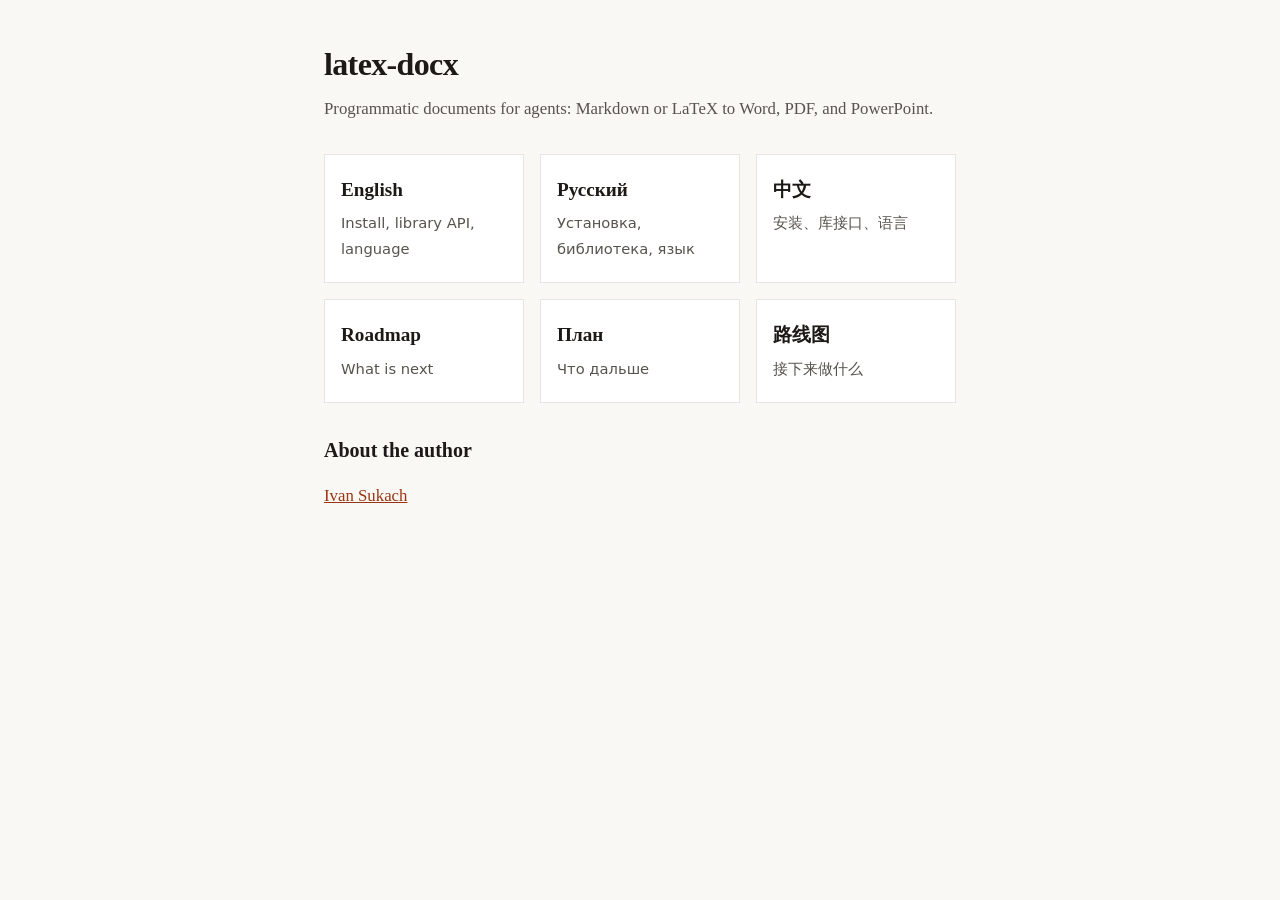
<file: docs/index.html>
<!DOCTYPE html>
<html lang="en">
<head>
  <meta charset="utf-8">
  <meta name="viewport" content="width=device-width, initial-scale=1">
  <title>latex-docx</title>
  <link rel="stylesheet" href="assets/style.css">
</head>
<body>
  <h1>latex-docx</h1>
  <p class="lede">Programmatic documents for agents: Markdown or LaTeX to Word, PDF, and PowerPoint.</p>
  <div class="cards">
    <a href="en/"><strong>English</strong><span>Install, library API, language</span></a>
    <a href="ru/"><strong>Русский</strong><span>Установка, библиотека, язык</span></a>
    <a href="zh/"><strong>中文</strong><span>安装、库接口、语言</span></a>
    <a href="en/roadmap.html"><strong>Roadmap</strong><span>What is next</span></a>
    <a href="ru/roadmap.html"><strong>План</strong><span>Что дальше</span></a>
    <a href="zh/roadmap.html"><strong>路线图</strong><span>接下来做什么</span></a>
  </div>
  <h2>About the author</h2>
  <p><a href="https://ibiozet.ru/en">Ivan Sukach</a></p>
</body>
</html>
</file>
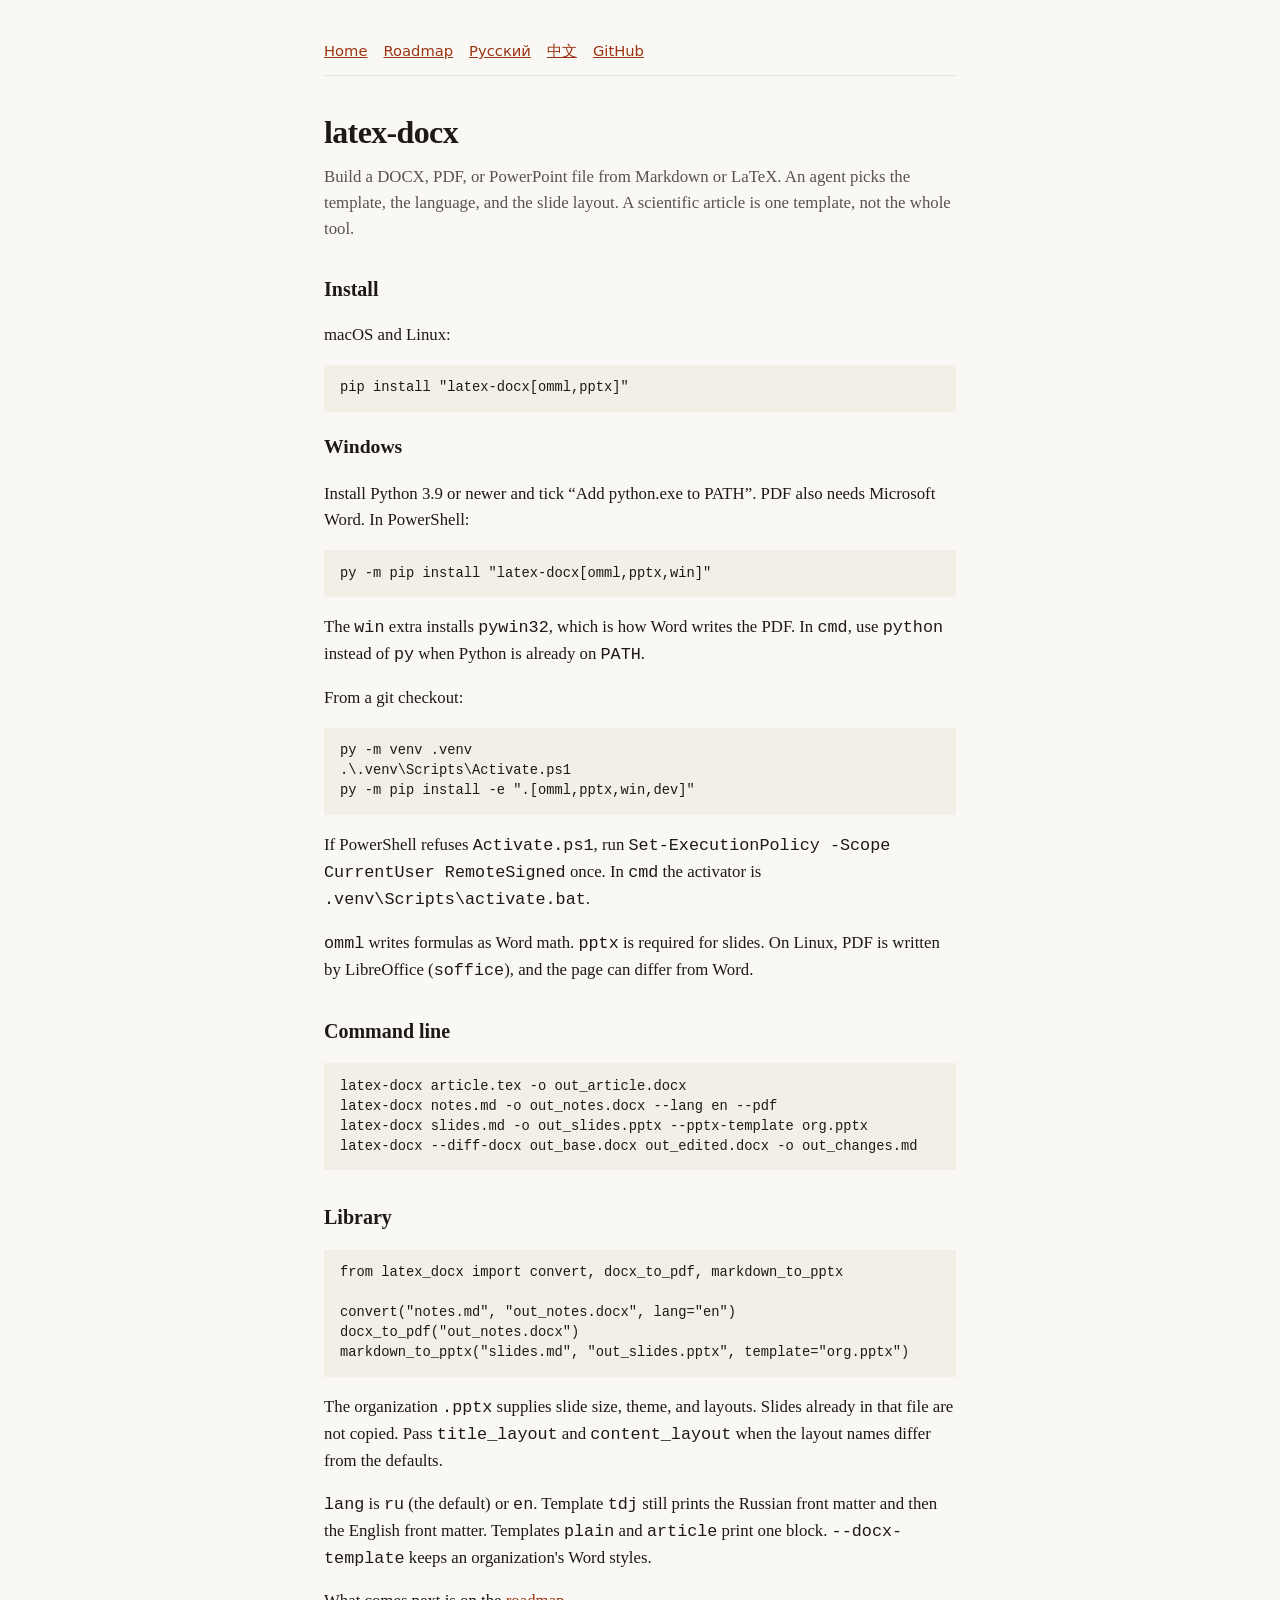
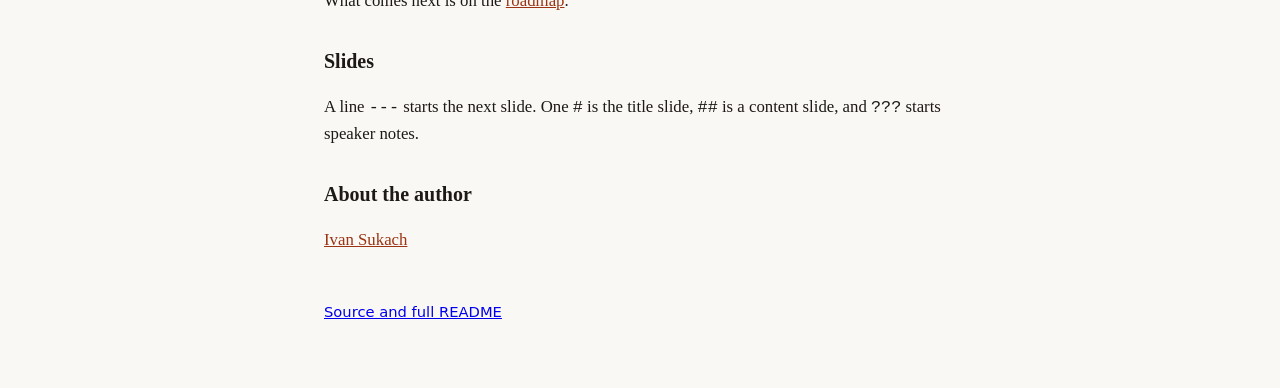
<file: docs/en/index.html>
<!DOCTYPE html>
<html lang="en">
<head>
  <meta charset="utf-8">
  <meta name="viewport" content="width=device-width, initial-scale=1">
  <title>latex-docx</title>
  <link rel="stylesheet" href="../assets/style.css">
</head>
<body>
  <nav>
    <a href="../">Home</a>
    <a href="./roadmap.html">Roadmap</a>
    <a href="../ru/">Русский</a>
    <a href="../zh/">中文</a>
    <a href="https://github.com/sars-ivan-by/latex_docx">GitHub</a>
  </nav>
  <h1>latex-docx</h1>
  <p class="lede">Build a DOCX, PDF, or PowerPoint file from Markdown or LaTeX. An agent picks the template, the language, and the slide layout. A scientific article is one template, not the whole tool.</p>

  <h2>Install</h2>
  <p>macOS and Linux:</p>
  <pre><code>pip install "latex-docx[omml,pptx]"</code></pre>
  <h3>Windows</h3>
  <p>Install Python 3.9 or newer and tick “Add python.exe to PATH”. PDF also needs Microsoft Word. In PowerShell:</p>
  <pre><code>py -m pip install "latex-docx[omml,pptx,win]"</code></pre>
  <p>The <code>win</code> extra installs <code>pywin32</code>, which is how Word writes the PDF. In <code>cmd</code>, use <code>python</code> instead of <code>py</code> when Python is already on <code>PATH</code>.</p>
  <p>From a git checkout:</p>
  <pre><code>py -m venv .venv
.\.venv\Scripts\Activate.ps1
py -m pip install -e ".[omml,pptx,win,dev]"</code></pre>
  <p>If PowerShell refuses <code>Activate.ps1</code>, run <code>Set-ExecutionPolicy -Scope CurrentUser RemoteSigned</code> once. In <code>cmd</code> the activator is <code>.venv\Scripts\activate.bat</code>.</p>
  <p><code>omml</code> writes formulas as Word math. <code>pptx</code> is required for slides. On Linux, PDF is written by LibreOffice (<code>soffice</code>), and the page can differ from Word.</p>

  <h2>Command line</h2>
  <pre><code>latex-docx article.tex -o out_article.docx
latex-docx notes.md -o out_notes.docx --lang en --pdf
latex-docx slides.md -o out_slides.pptx --pptx-template org.pptx
latex-docx --diff-docx out_base.docx out_edited.docx -o out_changes.md</code></pre>

  <h2>Library</h2>
  <pre><code>from latex_docx import convert, docx_to_pdf, markdown_to_pptx

convert("notes.md", "out_notes.docx", lang="en")
docx_to_pdf("out_notes.docx")
markdown_to_pptx("slides.md", "out_slides.pptx", template="org.pptx")</code></pre>
  <p>The organization <code>.pptx</code> supplies slide size, theme, and layouts. Slides already in that file are not copied. Pass <code>title_layout</code> and <code>content_layout</code> when the layout names differ from the defaults.</p>
  <p><code>lang</code> is <code>ru</code> (the default) or <code>en</code>. Template <code>tdj</code> still prints the Russian front matter and then the English front matter. Templates <code>plain</code> and <code>article</code> print one block. <code>--docx-template</code> keeps an organization's Word styles.</p>
  <p>What comes next is on the <a href="./roadmap.html">roadmap</a>.</p>

  <h2>Slides</h2>
  <p>A line <code>---</code> starts the next slide. One <code>#</code> is the title slide, <code>##</code> is a content slide, and <code>???</code> starts speaker notes.</p>

  <h2>About the author</h2>
  <p><a href="https://ibiozet.ru/en">Ivan Sukach</a></p>

  <footer>
    <a href="https://github.com/sars-ivan-by/latex_docx">Source and full README</a>
  </footer>
</body>
</html>
</file>
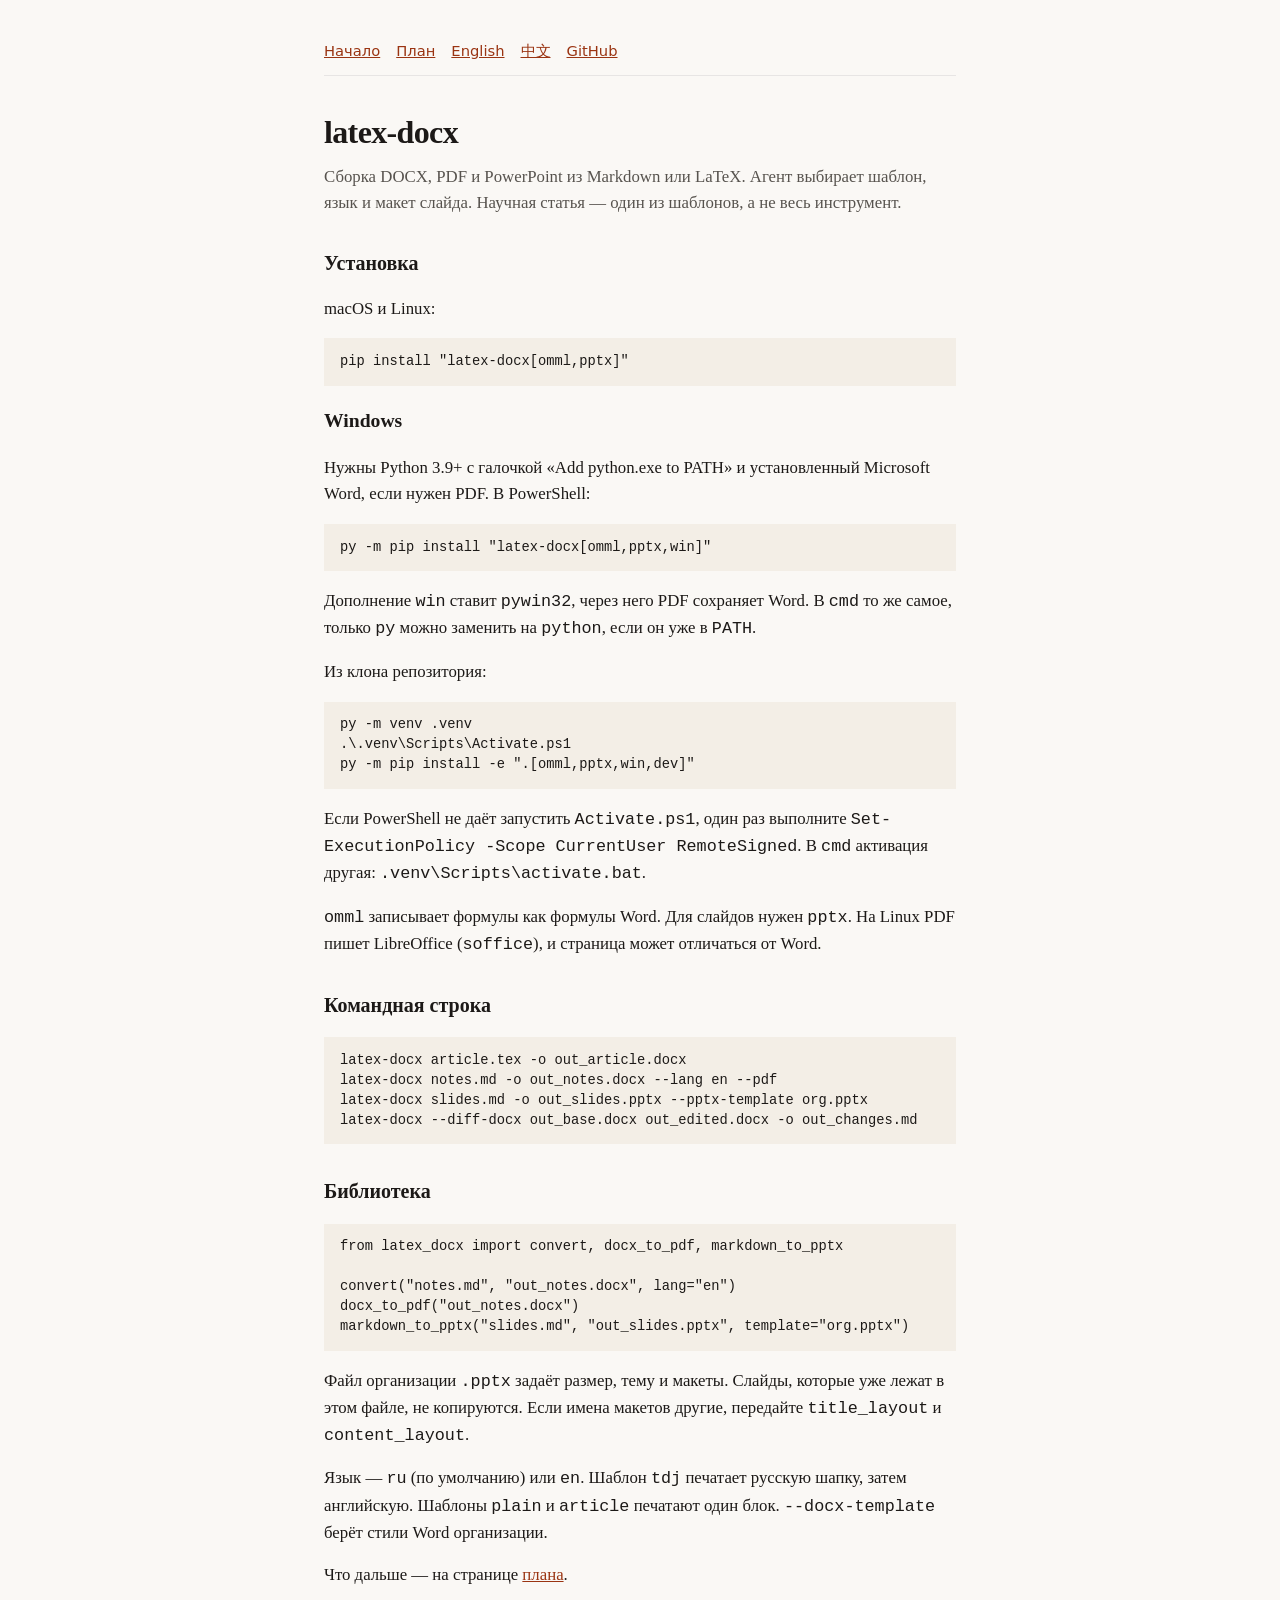
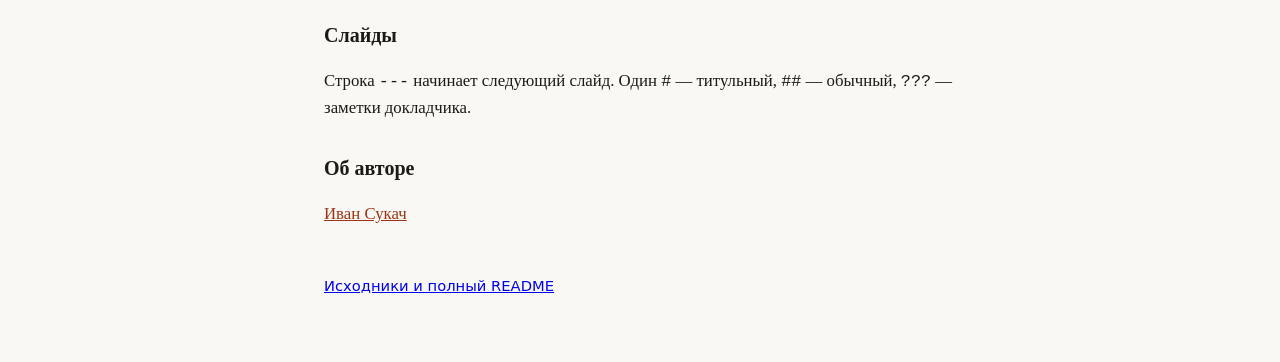
<file: docs/ru/index.html>
<!DOCTYPE html>
<html lang="ru">
<head>
  <meta charset="utf-8">
  <meta name="viewport" content="width=device-width, initial-scale=1">
  <title>latex-docx</title>
  <link rel="stylesheet" href="../assets/style.css">
</head>
<body>
  <nav>
    <a href="../">Начало</a>
    <a href="./roadmap.html">План</a>
    <a href="../en/">English</a>
    <a href="../zh/">中文</a>
    <a href="https://github.com/sars-ivan-by/latex_docx">GitHub</a>
  </nav>
  <h1>latex-docx</h1>
  <p class="lede">Сборка DOCX, PDF и PowerPoint из Markdown или LaTeX. Агент выбирает шаблон, язык и макет слайда. Научная статья — один из шаблонов, а не весь инструмент.</p>

  <h2>Установка</h2>
  <p>macOS и Linux:</p>
  <pre><code>pip install "latex-docx[omml,pptx]"</code></pre>
  <h3>Windows</h3>
  <p>Нужны Python 3.9+ с галочкой «Add python.exe to PATH» и установленный Microsoft Word, если нужен PDF. В PowerShell:</p>
  <pre><code>py -m pip install "latex-docx[omml,pptx,win]"</code></pre>
  <p>Дополнение <code>win</code> ставит <code>pywin32</code>, через него PDF сохраняет Word. В <code>cmd</code> то же самое, только <code>py</code> можно заменить на <code>python</code>, если он уже в <code>PATH</code>.</p>
  <p>Из клона репозитория:</p>
  <pre><code>py -m venv .venv
.\.venv\Scripts\Activate.ps1
py -m pip install -e ".[omml,pptx,win,dev]"</code></pre>
  <p>Если PowerShell не даёт запустить <code>Activate.ps1</code>, один раз выполните <code>Set-ExecutionPolicy -Scope CurrentUser RemoteSigned</code>. В <code>cmd</code> активация другая: <code>.venv\Scripts\activate.bat</code>.</p>
  <p><code>omml</code> записывает формулы как формулы Word. Для слайдов нужен <code>pptx</code>. На Linux PDF пишет LibreOffice (<code>soffice</code>), и страница может отличаться от Word.</p>

  <h2>Командная строка</h2>
  <pre><code>latex-docx article.tex -o out_article.docx
latex-docx notes.md -o out_notes.docx --lang en --pdf
latex-docx slides.md -o out_slides.pptx --pptx-template org.pptx
latex-docx --diff-docx out_base.docx out_edited.docx -o out_changes.md</code></pre>

  <h2>Библиотека</h2>
  <pre><code>from latex_docx import convert, docx_to_pdf, markdown_to_pptx

convert("notes.md", "out_notes.docx", lang="en")
docx_to_pdf("out_notes.docx")
markdown_to_pptx("slides.md", "out_slides.pptx", template="org.pptx")</code></pre>
  <p>Файл организации <code>.pptx</code> задаёт размер, тему и макеты. Слайды, которые уже лежат в этом файле, не копируются. Если имена макетов другие, передайте <code>title_layout</code> и <code>content_layout</code>.</p>
  <p>Язык — <code>ru</code> (по умолчанию) или <code>en</code>. Шаблон <code>tdj</code> печатает русскую шапку, затем английскую. Шаблоны <code>plain</code> и <code>article</code> печатают один блок. <code>--docx-template</code> берёт стили Word организации.</p>
  <p>Что дальше — на странице <a href="./roadmap.html">плана</a>.</p>

  <h2>Слайды</h2>
  <p>Строка <code>---</code> начинает следующий слайд. Один <code>#</code> — титульный, <code>##</code> — обычный, <code>???</code> — заметки докладчика.</p>

  <h2>Об авторе</h2>
  <p><a href="https://ibiozet.ru/en">Иван Сукач</a></p>

  <footer>
    <a href="https://github.com/sars-ivan-by/latex_docx">Исходники и полный README</a>
  </footer>
</body>
</html>
</file>
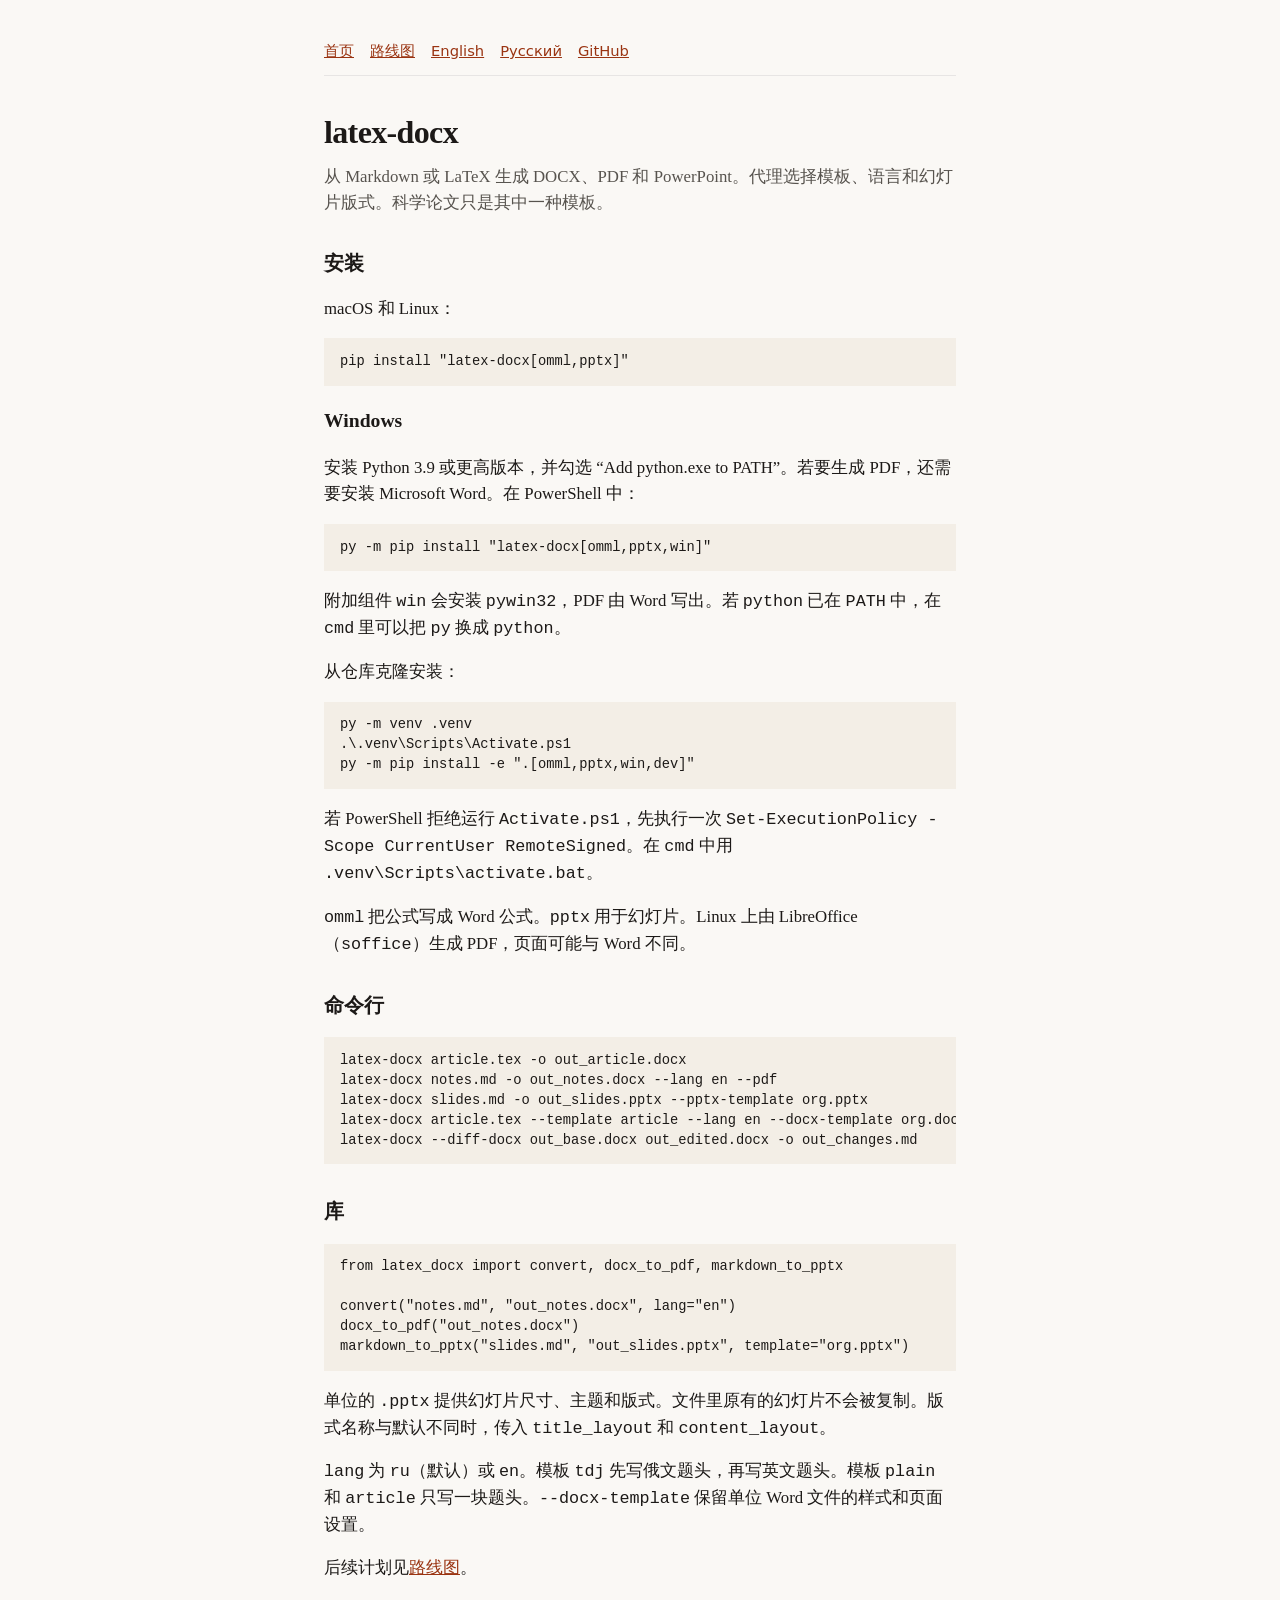
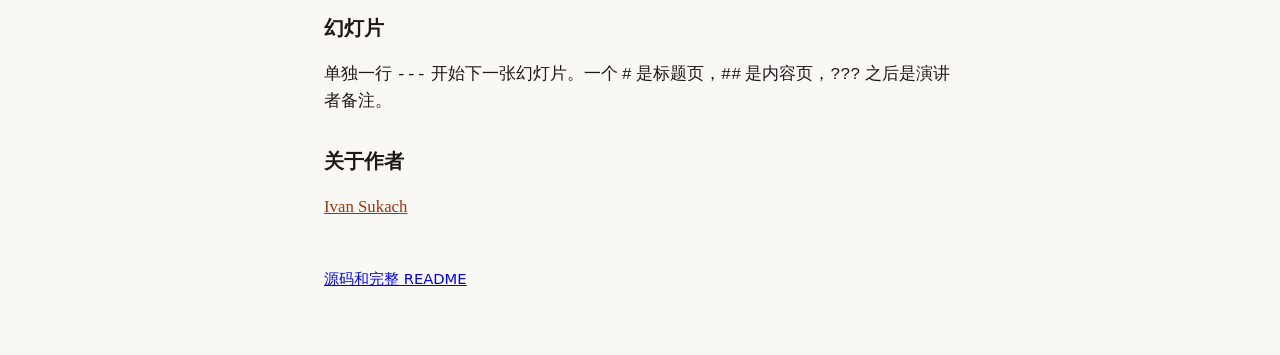
<file: docs/zh/index.html>
<!DOCTYPE html>
<html lang="zh-Hans">
<head>
  <meta charset="utf-8">
  <meta name="viewport" content="width=device-width, initial-scale=1">
  <title>latex-docx</title>
  <link rel="stylesheet" href="../assets/style.css">
</head>
<body>
  <nav>
    <a href="../">首页</a>
    <a href="./roadmap.html">路线图</a>
    <a href="../en/">English</a>
    <a href="../ru/">Русский</a>
    <a href="https://github.com/sars-ivan-by/latex_docx">GitHub</a>
  </nav>
  <h1>latex-docx</h1>
  <p class="lede">从 Markdown 或 LaTeX 生成 DOCX、PDF 和 PowerPoint。代理选择模板、语言和幻灯片版式。科学论文只是其中一种模板。</p>

  <h2>安装</h2>
  <p>macOS 和 Linux：</p>
  <pre><code>pip install "latex-docx[omml,pptx]"</code></pre>
  <h3>Windows</h3>
  <p>安装 Python 3.9 或更高版本，并勾选 “Add python.exe to PATH”。若要生成 PDF，还需要安装 Microsoft Word。在 PowerShell 中：</p>
  <pre><code>py -m pip install "latex-docx[omml,pptx,win]"</code></pre>
  <p>附加组件 <code>win</code> 会安装 <code>pywin32</code>，PDF 由 Word 写出。若 <code>python</code> 已在 <code>PATH</code> 中，在 <code>cmd</code> 里可以把 <code>py</code> 换成 <code>python</code>。</p>
  <p>从仓库克隆安装：</p>
  <pre><code>py -m venv .venv
.\.venv\Scripts\Activate.ps1
py -m pip install -e ".[omml,pptx,win,dev]"</code></pre>
  <p>若 PowerShell 拒绝运行 <code>Activate.ps1</code>，先执行一次 <code>Set-ExecutionPolicy -Scope CurrentUser RemoteSigned</code>。在 <code>cmd</code> 中用 <code>.venv\Scripts\activate.bat</code>。</p>
  <p><code>omml</code> 把公式写成 Word 公式。<code>pptx</code> 用于幻灯片。Linux 上由 LibreOffice（<code>soffice</code>）生成 PDF，页面可能与 Word 不同。</p>

  <h2>命令行</h2>
  <pre><code>latex-docx article.tex -o out_article.docx
latex-docx notes.md -o out_notes.docx --lang en --pdf
latex-docx slides.md -o out_slides.pptx --pptx-template org.pptx
latex-docx article.tex --template article --lang en --docx-template org.docx
latex-docx --diff-docx out_base.docx out_edited.docx -o out_changes.md</code></pre>

  <h2>库</h2>
  <pre><code>from latex_docx import convert, docx_to_pdf, markdown_to_pptx

convert("notes.md", "out_notes.docx", lang="en")
docx_to_pdf("out_notes.docx")
markdown_to_pptx("slides.md", "out_slides.pptx", template="org.pptx")</code></pre>
  <p>单位的 <code>.pptx</code> 提供幻灯片尺寸、主题和版式。文件里原有的幻灯片不会被复制。版式名称与默认不同时，传入 <code>title_layout</code> 和 <code>content_layout</code>。</p>
  <p><code>lang</code> 为 <code>ru</code>（默认）或 <code>en</code>。模板 <code>tdj</code> 先写俄文题头，再写英文题头。模板 <code>plain</code> 和 <code>article</code> 只写一块题头。<code>--docx-template</code> 保留单位 Word 文件的样式和页面设置。</p>
  <p>后续计划见<a href="./roadmap.html">路线图</a>。</p>

  <h2>幻灯片</h2>
  <p>单独一行 <code>---</code> 开始下一张幻灯片。一个 <code>#</code> 是标题页，<code>##</code> 是内容页，<code>???</code> 之后是演讲者备注。</p>

  <h2>关于作者</h2>
  <p><a href="https://ibiozet.ru/en">Ivan Sukach</a></p>

  <footer>
    <a href="https://github.com/sars-ivan-by/latex_docx">源码和完整 README</a>
  </footer>
</body>
</html>
</file>
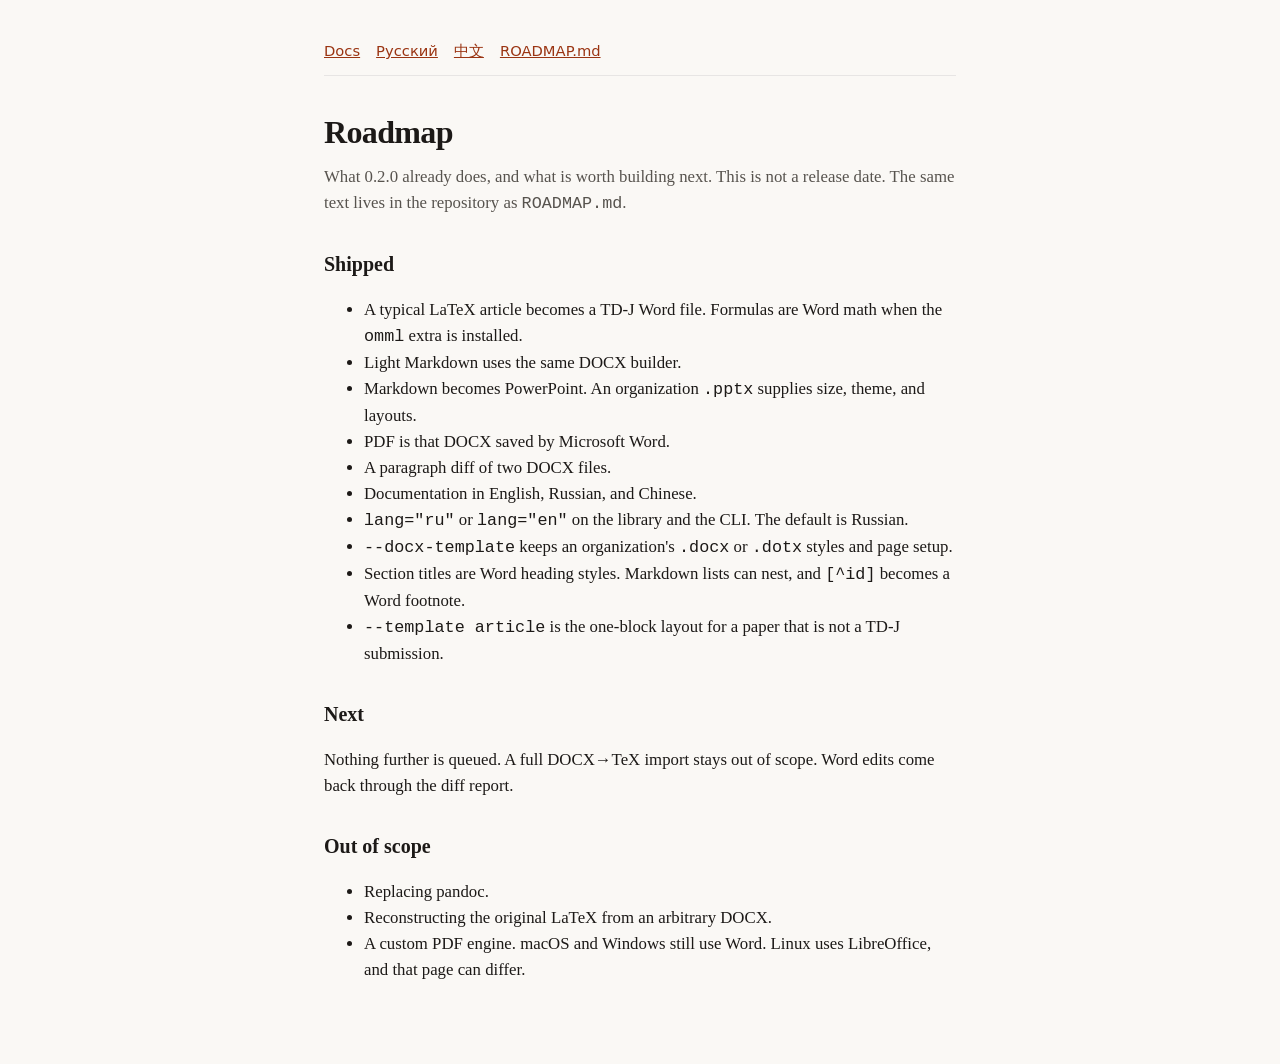
<file: docs/en/roadmap.html>
<!DOCTYPE html>
<html lang="en">
<head>
  <meta charset="utf-8">
  <meta name="viewport" content="width=device-width, initial-scale=1">
  <title>Roadmap — latex-docx</title>
  <link rel="stylesheet" href="../assets/style.css">
</head>
<body>
  <nav>
    <a href="./">Docs</a>
    <a href="../ru/roadmap.html">Русский</a>
    <a href="../zh/roadmap.html">中文</a>
    <a href="https://github.com/sars-ivan-by/latex_docx/blob/main/ROADMAP.md">ROADMAP.md</a>
  </nav>
  <h1>Roadmap</h1>
  <p class="lede">What 0.2.0 already does, and what is worth building next. This is not a release date. The same text lives in the repository as <code>ROADMAP.md</code>.</p>

  <h2>Shipped</h2>
  <ul>
    <li>A typical LaTeX article becomes a TD-J Word file. Formulas are Word math when the <code>omml</code> extra is installed.</li>
    <li>Light Markdown uses the same DOCX builder.</li>
    <li>Markdown becomes PowerPoint. An organization <code>.pptx</code> supplies size, theme, and layouts.</li>
    <li>PDF is that DOCX saved by Microsoft Word.</li>
    <li>A paragraph diff of two DOCX files.</li>
    <li>Documentation in English, Russian, and Chinese.</li>
    <li><code>lang="ru"</code> or <code>lang="en"</code> on the library and the CLI. The default is Russian.</li>
    <li><code>--docx-template</code> keeps an organization's <code>.docx</code> or <code>.dotx</code> styles and page setup.</li>
    <li>Section titles are Word heading styles. Markdown lists can nest, and <code>[^id]</code> becomes a Word footnote.</li>
    <li><code>--template article</code> is the one-block layout for a paper that is not a TD-J submission.</li>
  </ul>

  <h2>Next</h2>
  <p>Nothing further is queued. A full DOCX→TeX import stays out of scope. Word edits come back through the diff report.</p>

  <h2>Out of scope</h2>
  <ul>
    <li>Replacing pandoc.</li>
    <li>Reconstructing the original LaTeX from an arbitrary DOCX.</li>
    <li>A custom PDF engine. macOS and Windows still use Word. Linux uses LibreOffice, and that page can differ.</li>
  </ul>
</body>
</html>
</file>
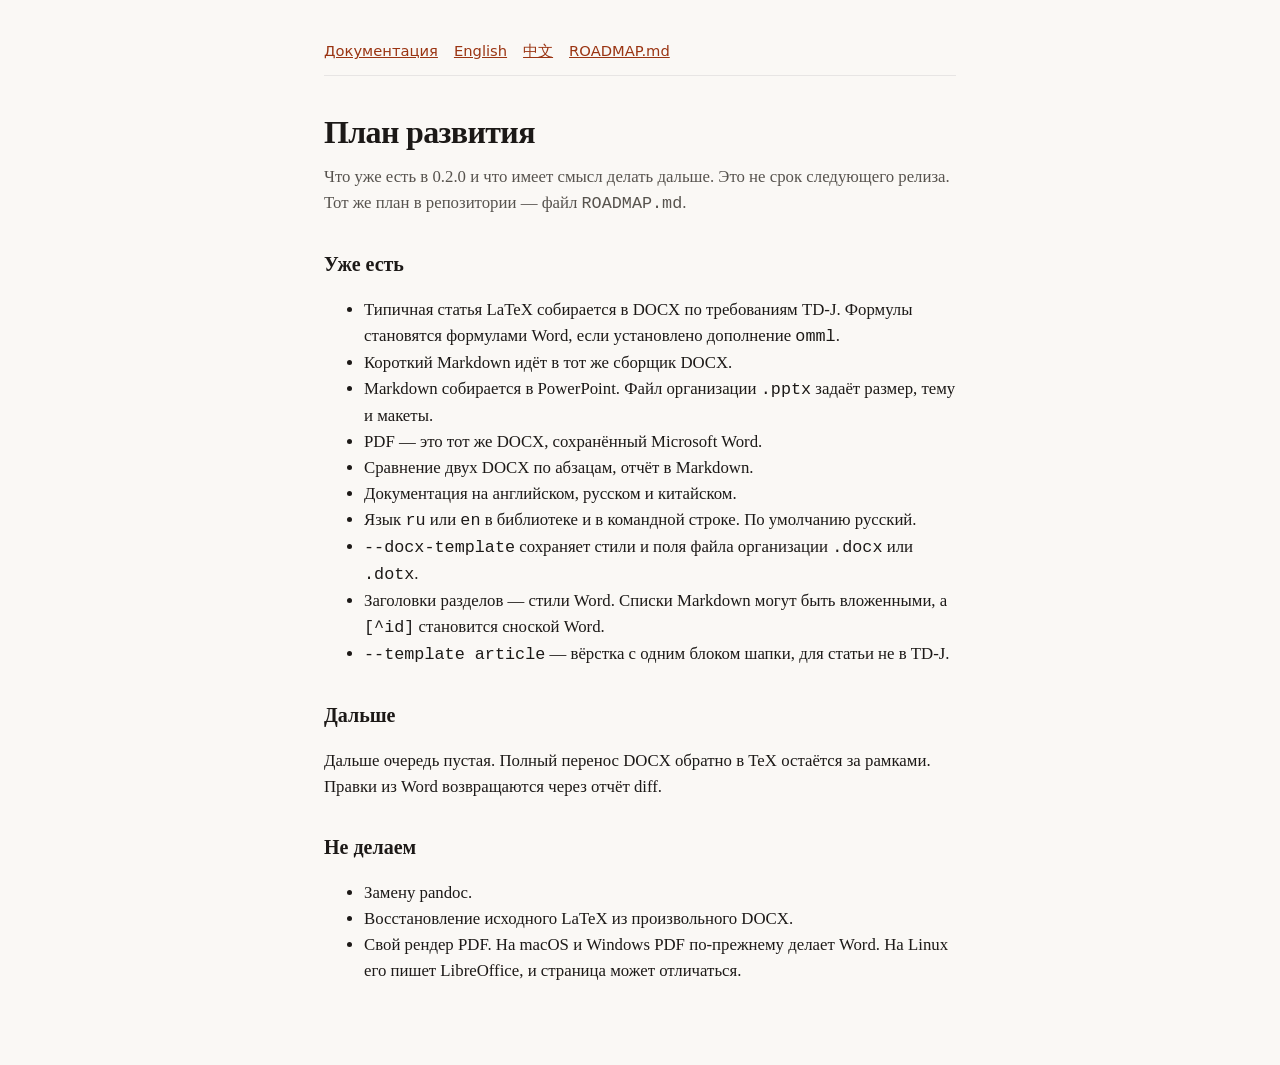
<file: docs/ru/roadmap.html>
<!DOCTYPE html>
<html lang="ru">
<head>
  <meta charset="utf-8">
  <meta name="viewport" content="width=device-width, initial-scale=1">
  <title>План — latex-docx</title>
  <link rel="stylesheet" href="../assets/style.css">
</head>
<body>
  <nav>
    <a href="./">Документация</a>
    <a href="../en/roadmap.html">English</a>
    <a href="../zh/roadmap.html">中文</a>
    <a href="https://github.com/sars-ivan-by/latex_docx/blob/main/ROADMAP.md">ROADMAP.md</a>
  </nav>
  <h1>План развития</h1>
  <p class="lede">Что уже есть в 0.2.0 и что имеет смысл делать дальше. Это не срок следующего релиза. Тот же план в репозитории — файл <code>ROADMAP.md</code>.</p>

  <h2>Уже есть</h2>
  <ul>
    <li>Типичная статья LaTeX собирается в DOCX по требованиям TD-J. Формулы становятся формулами Word, если установлено дополнение <code>omml</code>.</li>
    <li>Короткий Markdown идёт в тот же сборщик DOCX.</li>
    <li>Markdown собирается в PowerPoint. Файл организации <code>.pptx</code> задаёт размер, тему и макеты.</li>
    <li>PDF — это тот же DOCX, сохранённый Microsoft Word.</li>
    <li>Сравнение двух DOCX по абзацам, отчёт в Markdown.</li>
    <li>Документация на английском, русском и китайском.</li>
    <li>Язык <code>ru</code> или <code>en</code> в библиотеке и в командной строке. По умолчанию русский.</li>
    <li><code>--docx-template</code> сохраняет стили и поля файла организации <code>.docx</code> или <code>.dotx</code>.</li>
    <li>Заголовки разделов — стили Word. Списки Markdown могут быть вложенными, а <code>[^id]</code> становится сноской Word.</li>
    <li><code>--template article</code> — вёрстка с одним блоком шапки, для статьи не в TD-J.</li>
  </ul>

  <h2>Дальше</h2>
  <p>Дальше очередь пустая. Полный перенос DOCX обратно в TeX остаётся за рамками. Правки из Word возвращаются через отчёт diff.</p>

  <h2>Не делаем</h2>
  <ul>
    <li>Замену pandoc.</li>
    <li>Восстановление исходного LaTeX из произвольного DOCX.</li>
    <li>Свой рендер PDF. На macOS и Windows PDF по-прежнему делает Word. На Linux его пишет LibreOffice, и страница может отличаться.</li>
  </ul>
</body>
</html>
</file>
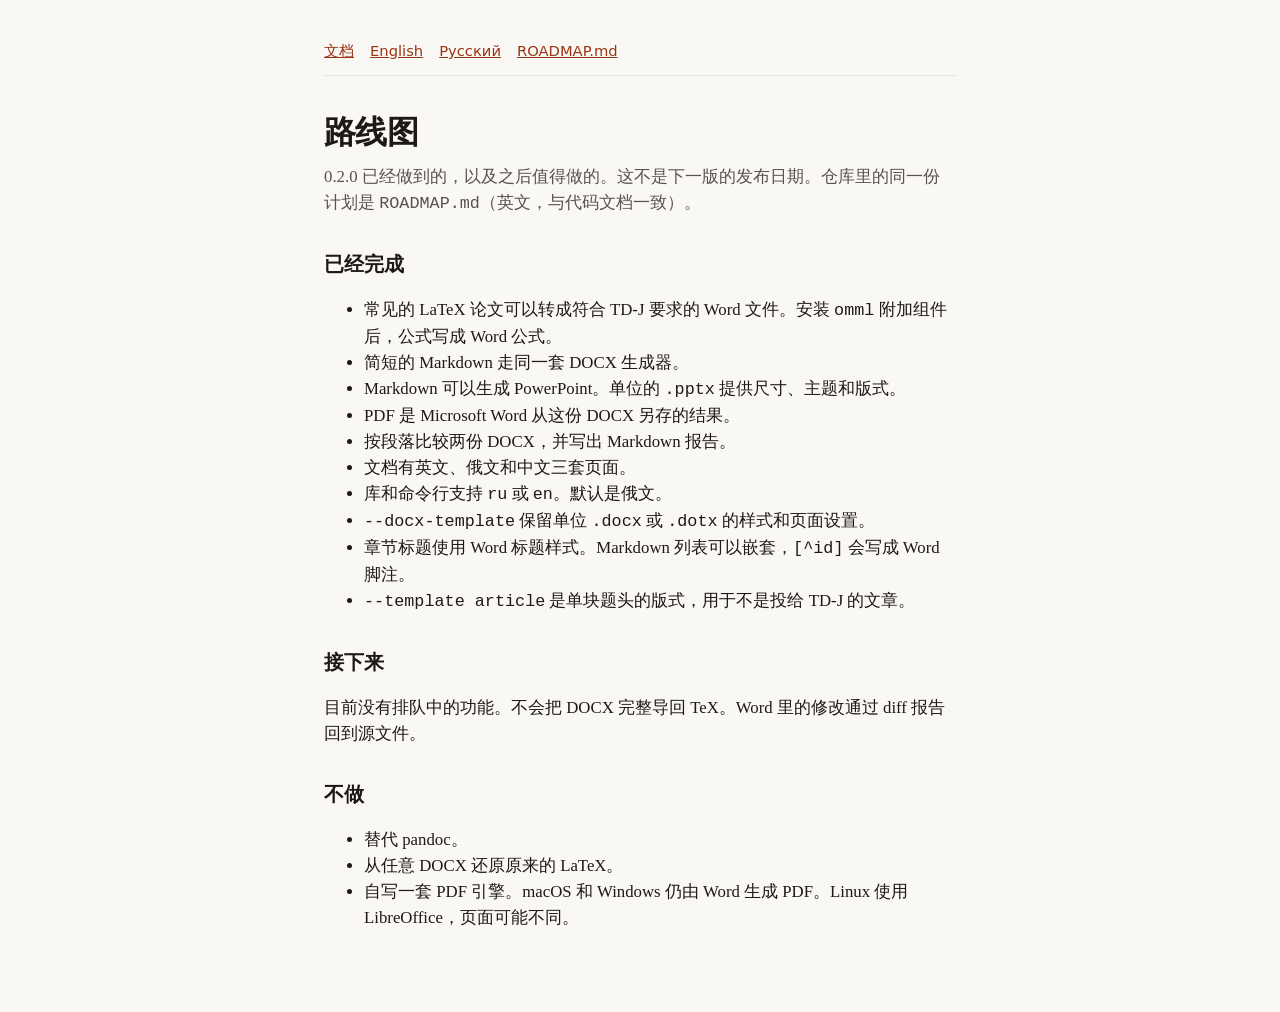
<file: docs/zh/roadmap.html>
<!DOCTYPE html>
<html lang="zh-Hans">
<head>
  <meta charset="utf-8">
  <meta name="viewport" content="width=device-width, initial-scale=1">
  <title>路线图 — latex-docx</title>
  <link rel="stylesheet" href="../assets/style.css">
</head>
<body>
  <nav>
    <a href="./">文档</a>
    <a href="../en/roadmap.html">English</a>
    <a href="../ru/roadmap.html">Русский</a>
    <a href="https://github.com/sars-ivan-by/latex_docx/blob/main/ROADMAP.md">ROADMAP.md</a>
  </nav>
  <h1>路线图</h1>
  <p class="lede">0.2.0 已经做到的，以及之后值得做的。这不是下一版的发布日期。仓库里的同一份计划是 <code>ROADMAP.md</code>（英文，与代码文档一致）。</p>

  <h2>已经完成</h2>
  <ul>
    <li>常见的 LaTeX 论文可以转成符合 TD-J 要求的 Word 文件。安装 <code>omml</code> 附加组件后，公式写成 Word 公式。</li>
    <li>简短的 Markdown 走同一套 DOCX 生成器。</li>
    <li>Markdown 可以生成 PowerPoint。单位的 <code>.pptx</code> 提供尺寸、主题和版式。</li>
    <li>PDF 是 Microsoft Word 从这份 DOCX 另存的结果。</li>
    <li>按段落比较两份 DOCX，并写出 Markdown 报告。</li>
    <li>文档有英文、俄文和中文三套页面。</li>
    <li>库和命令行支持 <code>ru</code> 或 <code>en</code>。默认是俄文。</li>
    <li><code>--docx-template</code> 保留单位 <code>.docx</code> 或 <code>.dotx</code> 的样式和页面设置。</li>
    <li>章节标题使用 Word 标题样式。Markdown 列表可以嵌套，<code>[^id]</code> 会写成 Word 脚注。</li>
    <li><code>--template article</code> 是单块题头的版式，用于不是投给 TD-J 的文章。</li>
  </ul>

  <h2>接下来</h2>
  <p>目前没有排队中的功能。不会把 DOCX 完整导回 TeX。Word 里的修改通过 diff 报告回到源文件。</p>

  <h2>不做</h2>
  <ul>
    <li>替代 pandoc。</li>
    <li>从任意 DOCX 还原原来的 LaTeX。</li>
    <li>自写一套 PDF 引擎。macOS 和 Windows 仍由 Word 生成 PDF。Linux 使用 LibreOffice，页面可能不同。</li>
  </ul>
</body>
</html>
</file>
<file: docs/assets/style.css>
:root {
  color-scheme: light;
  --ink: #1c1917;
  --muted: #57534e;
  --line: #e7e5e4;
  --paper: #faf8f5;
  --code: #f3eee6;
  --link: #9a3412;
}

* { box-sizing: border-box; }

body {
  margin: 0 auto;
  max-width: 42rem;
  padding: 2.5rem 1.25rem 4rem;
  color: var(--ink);
  background: var(--paper);
  font-family: Palatino, "Iowan Old Style", "Palatino Linotype", Georgia, serif;
  font-size: 1.05rem;
  line-height: 1.55;
}

nav, footer {
  font-family: ui-sans-serif, system-ui, sans-serif;
  font-size: 0.92rem;
}

nav {
  display: flex;
  gap: 1rem;
  margin-bottom: 2rem;
  padding-bottom: 0.75rem;
  border-bottom: 1px solid var(--line);
}

nav a, p a, li a { color: var(--link); }

h1 {
  font-size: 2rem;
  font-weight: 600;
  letter-spacing: -0.02em;
  margin: 0 0 0.4rem;
}

h2 {
  font-size: 1.25rem;
  margin-top: 2rem;
}

.lede { color: var(--muted); margin-top: 0; }

pre {
  background: var(--code);
  padding: 0.85rem 1rem;
  overflow: auto;
  font-size: 0.86rem;
  line-height: 1.45;
}

code, pre {
  font-family: ui-monospace, SFMono-Regular, Menlo, Consolas, monospace;
}

.cards {
  display: grid;
  grid-template-columns: repeat(auto-fit, minmax(11rem, 1fr));
  gap: 1rem;
  margin-top: 2rem;
}

.cards a {
  display: block;
  padding: 1.25rem 1rem;
  border: 1px solid var(--line);
  text-decoration: none;
  color: var(--ink);
  background: white;
}

.cards a strong { display: block; font-size: 1.2rem; margin-bottom: 0.35rem; }
.cards a span { color: var(--muted); font-family: ui-sans-serif, system-ui, sans-serif; font-size: 0.92rem; }

footer { margin-top: 3rem; color: var(--muted); }
</file>
